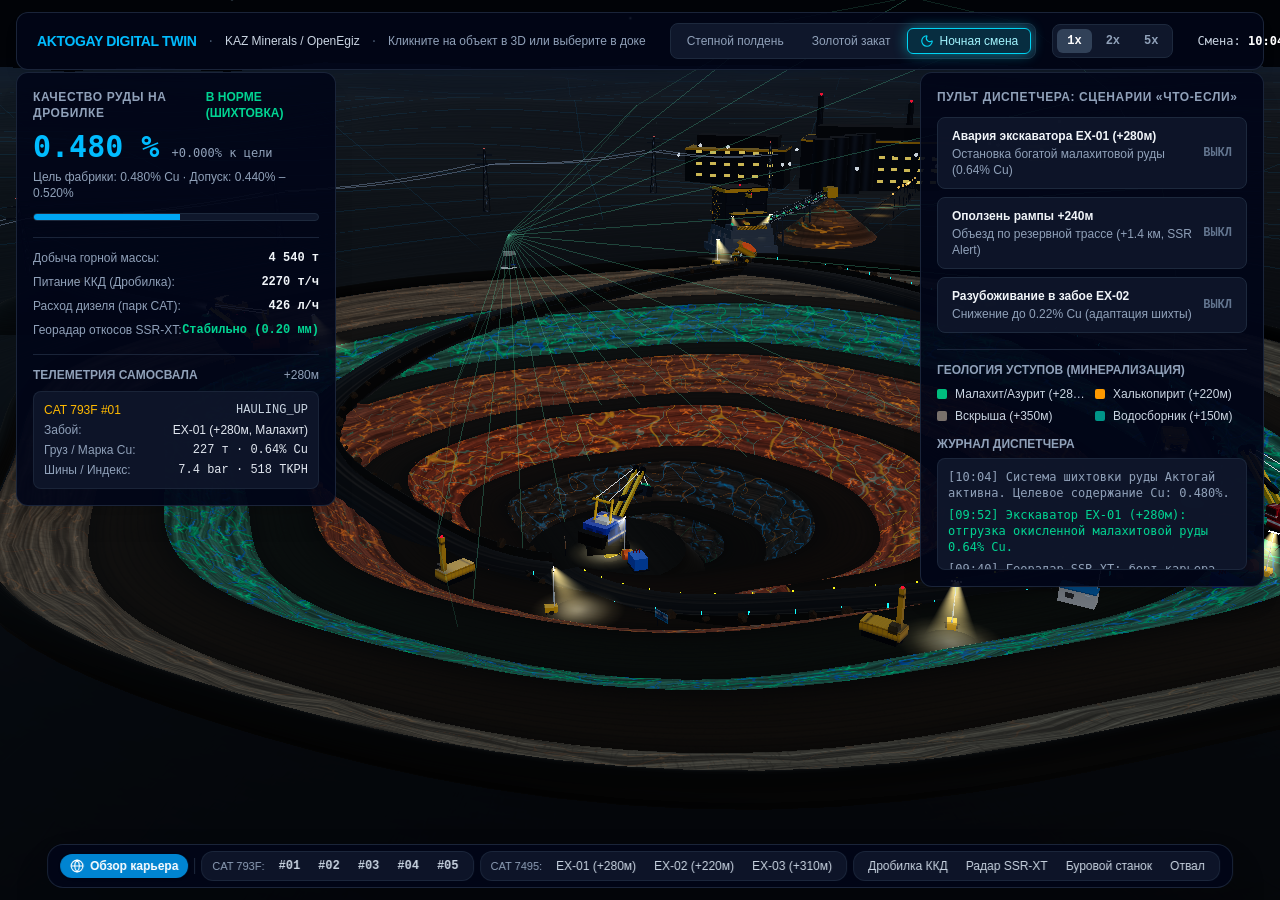
<file: team/web/index.html>
<!doctype html>
<html lang="en">
  <head>
    <meta charset="UTF-8" />
    <meta name="viewport" content="width=device-width, initial-scale=1.0" />
    <title>Aktogay Open-Pit Copper Mine — 3D Digital Twin</title>
    <meta name="description" content="Интерактивный 3D цифровой двойник медного карьера Актогай (KAZ Minerals / OpenEgiz) с процедурными PBR-шейдерами горных пород, симуляцией шихтовки руды, парком CAT 793F и экскаваторами CAT 7495." />
    <meta property="og:title" content="Aktogay Open-Pit Copper Mine — 3D Digital Twin" />
    <meta property="og:description" content="Интерактивный 3D цифровой двойник медного карьера Актогай (KAZ Minerals / OpenEgiz) с процедурными PBR-шейдерами горных пород, симуляцией шихтовки руды, парком CAT 793F и экскаваторами CAT 7495." />
    <meta property="og:type" content="website" />
    <meta name="twitter:card" content="summary_large_image" />
    <style>body{background-color:#0b0f17;margin:0;padding:0;font-family:-apple-system,BlinkMacSystemFont,Segoe UI,Roboto,Helvetica Neue,Arial,sans-serif;overflow:hidden}</style>
    <script type="module" crossorigin src="./assets/index-BjUMPvol.js"></script>
    <link rel="stylesheet" crossorigin href="./assets/index-CDQ5s8kR.css">
  </head>
  <body>
    <div id="root"></div>
  </body>
</html>
</file>
<file: team/web/assets/index-CDQ5s8kR.css>
/*! tailwindcss v4.3.3 | MIT License | https://tailwindcss.com */
@layer properties{@supports (((-webkit-hyphens:none)) and (not (margin-trim:inline))) or ((-moz-orient:inline) and (not (color:rgb(from red r g b)))){*,:before,:after,::backdrop{--tw-translate-x:0;--tw-translate-y:0;--tw-translate-z:0;--tw-rotate-x:initial;--tw-rotate-y:initial;--tw-rotate-z:initial;--tw-skew-x:initial;--tw-skew-y:initial;--tw-space-y-reverse:0;--tw-border-style:solid;--tw-font-weight:initial;--tw-tracking:initial;--tw-ordinal:initial;--tw-slashed-zero:initial;--tw-numeric-figure:initial;--tw-numeric-spacing:initial;--tw-numeric-fraction:initial;--tw-shadow:0 0 #0000;--tw-shadow-color:initial;--tw-shadow-alpha:100%;--tw-inset-shadow:0 0 #0000;--tw-inset-shadow-color:initial;--tw-inset-shadow-alpha:100%;--tw-ring-color:initial;--tw-ring-shadow:0 0 #0000;--tw-inset-ring-color:initial;--tw-inset-ring-shadow:0 0 #0000;--tw-ring-inset:initial;--tw-ring-offset-width:0px;--tw-ring-offset-color:#fff;--tw-ring-offset-shadow:0 0 #0000;--tw-blur:initial;--tw-brightness:initial;--tw-contrast:initial;--tw-grayscale:initial;--tw-hue-rotate:initial;--tw-invert:initial;--tw-opacity:initial;--tw-saturate:initial;--tw-sepia:initial;--tw-drop-shadow:initial;--tw-drop-shadow-color:initial;--tw-drop-shadow-alpha:100%;--tw-drop-shadow-size:initial;--tw-backdrop-blur:initial;--tw-backdrop-brightness:initial;--tw-backdrop-contrast:initial;--tw-backdrop-grayscale:initial;--tw-backdrop-hue-rotate:initial;--tw-backdrop-invert:initial;--tw-backdrop-opacity:initial;--tw-backdrop-saturate:initial;--tw-backdrop-sepia:initial;--tw-duration:initial}}}@layer theme{:root,:host{--font-sans:-apple-system, BlinkMacSystemFont, "Segoe UI", Roboto, "Helvetica Neue", "Noto Sans", Arial, sans-serif, "Apple Color Emoji", "Segoe UI Emoji", "Segoe UI Symbol", "Noto Color Emoji";--font-mono:ui-monospace, SFMono-Regular, Menlo, Monaco, Consolas, "Liberation Mono", "Courier New", monospace;--color-red-400:oklch(70.4% .191 22.216);--color-red-500:oklch(63.7% .237 25.331);--color-red-950:oklch(25.8% .092 26.042);--color-amber-400:oklch(82.8% .189 84.429);--color-amber-500:oklch(76.9% .188 70.08);--color-amber-600:oklch(66.6% .179 58.318);--color-amber-950:oklch(27.9% .077 45.635);--color-emerald-400:oklch(76.5% .177 163.223);--color-emerald-500:oklch(69.6% .17 162.48);--color-emerald-600:oklch(59.6% .145 163.225);--color-teal-600:oklch(60% .118 184.704);--color-cyan-200:oklch(91.7% .08 205.041);--color-cyan-400:oklch(78.9% .154 211.53);--color-cyan-950:oklch(30.2% .056 229.695);--color-sky-300:oklch(82.8% .111 230.318);--color-sky-400:oklch(74.6% .16 232.661);--color-sky-500:oklch(68.5% .169 237.323);--color-sky-600:oklch(58.8% .158 241.966);--color-purple-400:oklch(71.4% .203 305.504);--color-purple-500:oklch(62.7% .265 303.9);--color-purple-950:oklch(29.1% .149 302.717);--color-slate-100:oklch(96.8% .007 247.896);--color-slate-200:oklch(92.9% .013 255.508);--color-slate-300:oklch(86.9% .022 252.894);--color-slate-400:oklch(70.4% .04 256.788);--color-slate-500:oklch(55.4% .046 257.417);--color-slate-600:oklch(44.6% .043 257.281);--color-slate-700:oklch(37.2% .044 257.287);--color-slate-800:oklch(27.9% .041 260.031);--color-slate-900:oklch(20.8% .042 265.755);--color-slate-950:oklch(12.9% .042 264.695);--color-stone-500:oklch(55.3% .013 58.071);--color-white:#fff;--spacing:.25rem;--text-xs:.75rem;--text-xs--line-height:calc(1 / .75);--text-sm:.875rem;--text-sm--line-height:calc(1.25 / .875);--text-base:1rem;--text-base--line-height:calc(1.5 / 1);--text-3xl:1.875rem;--text-3xl--line-height:calc(2.25 / 1.875);--font-weight-medium:500;--font-weight-semibold:600;--font-weight-bold:700;--font-weight-extrabold:800;--tracking-tight:-.025em;--tracking-wide:.025em;--tracking-wider:.05em;--tracking-widest:.1em;--radius-xs:.125rem;--radius-md:.375rem;--radius-lg:.5rem;--radius-xl:.75rem;--radius-2xl:1rem;--animate-pulse:pulse 2s cubic-bezier(.4, 0, .6, 1) infinite;--blur-md:12px;--default-transition-duration:.15s;--default-transition-timing-function:cubic-bezier(.4, 0, .2, 1);--default-font-family:var(--font-sans);--default-mono-font-family:var(--font-mono)}}@layer base{*,:after,:before,::backdrop{box-sizing:border-box;border:0 solid;margin:0;padding:0}::file-selector-button{box-sizing:border-box;border:0 solid;margin:0;padding:0}html,:host{-webkit-text-size-adjust:100%;tab-size:4;line-height:1.5;font-family:var(--default-font-family,-apple-system, BlinkMacSystemFont, "Segoe UI", Roboto, "Helvetica Neue", "Noto Sans", Arial, sans-serif, "Apple Color Emoji", "Segoe UI Emoji", "Segoe UI Symbol", "Noto Color Emoji");font-feature-settings:var(--default-font-feature-settings,normal);font-variation-settings:var(--default-font-variation-settings,normal);-webkit-tap-highlight-color:transparent}hr{height:0;color:inherit;border-top-width:1px}abbr:where([title]){-webkit-text-decoration:underline dotted;text-decoration:underline dotted}h1,h2,h3,h4,h5,h6{font-size:inherit;font-weight:inherit}a{color:inherit;-webkit-text-decoration:inherit;-webkit-text-decoration:inherit;-webkit-text-decoration:inherit;-webkit-text-decoration:inherit;text-decoration:inherit}b,strong{font-weight:bolder}code,kbd,samp,pre{font-family:var(--default-mono-font-family,ui-monospace, SFMono-Regular, Menlo, Monaco, Consolas, "Liberation Mono", "Courier New", monospace);font-feature-settings:var(--default-mono-font-feature-settings,normal);font-variation-settings:var(--default-mono-font-variation-settings,normal);font-size:1em}small{font-size:80%}sub,sup{vertical-align:baseline;font-size:75%;line-height:0;position:relative}sub{bottom:-.25em}sup{top:-.5em}table{text-indent:0;border-color:inherit;border-collapse:collapse}:-moz-focusring:where(:not(iframe)){outline:auto}progress{vertical-align:baseline}summary{display:list-item}ol,ul,menu{list-style:none}img,svg,video,canvas,audio,iframe,embed,object{vertical-align:middle;display:block}img,video{max-width:100%;height:auto}button,input,select,optgroup,textarea{font:inherit;font-feature-settings:inherit;font-variation-settings:inherit;letter-spacing:inherit;color:inherit;opacity:1;background-color:#0000;border-radius:0}::file-selector-button{font:inherit;font-feature-settings:inherit;font-variation-settings:inherit;letter-spacing:inherit;color:inherit;opacity:1;background-color:#0000;border-radius:0}:where(select:is([multiple],[size])) optgroup{font-weight:bolder}:where(select:is([multiple],[size])) optgroup option{padding-inline-start:20px}::file-selector-button{margin-inline-end:4px}::placeholder{opacity:1}@supports (not ((-webkit-appearance:-apple-pay-button))) or (contain-intrinsic-size:1px){::placeholder{color:currentColor}@supports (color:color-mix(in lab, red, red)){::placeholder{color:color-mix(in oklab, currentcolor 50%, transparent)}}}textarea{resize:vertical}::-webkit-search-decoration{-webkit-appearance:none}::-webkit-date-and-time-value{min-height:1lh;text-align:inherit}::-webkit-datetime-edit{display:inline-flex}::-webkit-datetime-edit-fields-wrapper{padding:0}::-webkit-datetime-edit{padding-block:0}::-webkit-datetime-edit-year-field{padding-block:0}::-webkit-datetime-edit-month-field{padding-block:0}::-webkit-datetime-edit-day-field{padding-block:0}::-webkit-datetime-edit-hour-field{padding-block:0}::-webkit-datetime-edit-minute-field{padding-block:0}::-webkit-datetime-edit-second-field{padding-block:0}::-webkit-datetime-edit-millisecond-field{padding-block:0}::-webkit-datetime-edit-meridiem-field{padding-block:0}::-webkit-calendar-picker-indicator{line-height:1}:-moz-ui-invalid{box-shadow:none}button,input:where([type=button],[type=reset],[type=submit]){appearance:button}::file-selector-button{appearance:button}::-webkit-inner-spin-button{height:auto}::-webkit-outer-spin-button{height:auto}[hidden]:where(:not([hidden=until-found])){display:none!important}}@layer components;@layer utilities{.pointer-events-auto{pointer-events:auto}.pointer-events-none{pointer-events:none}.collapse{visibility:collapse}.visible{visibility:visible}.absolute{position:absolute}.fixed{position:fixed}.relative{position:relative}.static{position:static}.inset-0{inset:0}.top-0{top:0}.top-3{top:calc(var(--spacing) * 3)}.top-16{top:calc(var(--spacing) * 16)}.top-18{top:calc(var(--spacing) * 18)}.right-4{right:calc(var(--spacing) * 4)}.bottom-3{bottom:calc(var(--spacing) * 3)}.left-0{left:0}.left-1\/2{left:50%}.left-4{left:calc(var(--spacing) * 4)}.z-10{z-index:10}.z-20{z-index:20}.z-30{z-index:30}.z-40{z-index:40}.container{width:100%}@media (width>=40rem){.container{max-width:40rem}}@media (width>=48rem){.container{max-width:48rem}}@media (width>=64rem){.container{max-width:64rem}}@media (width>=80rem){.container{max-width:80rem}}@media (width>=96rem){.container{max-width:96rem}}.mt-0\.5{margin-top:calc(var(--spacing) * .5)}.mb-1{margin-bottom:var(--spacing)}.mb-1\.5{margin-bottom:calc(var(--spacing) * 1.5)}.mb-2{margin-bottom:calc(var(--spacing) * 2)}.mb-2\.5{margin-bottom:calc(var(--spacing) * 2.5)}.mb-3{margin-bottom:calc(var(--spacing) * 3)}.mb-4{margin-bottom:calc(var(--spacing) * 4)}.block{display:block}.flex{display:flex}.grid{display:grid}.hidden{display:none}.h-2{height:calc(var(--spacing) * 2)}.h-2\.5{height:calc(var(--spacing) * 2.5)}.h-3\.5{height:calc(var(--spacing) * 3.5)}.h-4{height:calc(var(--spacing) * 4)}.h-full{height:100%}.h-screen{height:100vh}.max-h-28{max-height:calc(var(--spacing) * 28)}.w-2{width:calc(var(--spacing) * 2)}.w-2\.5{width:calc(var(--spacing) * 2.5)}.w-3\.5{width:calc(var(--spacing) * 3.5)}.w-4{width:calc(var(--spacing) * 4)}.w-80{width:calc(var(--spacing) * 80)}.w-86{width:calc(var(--spacing) * 86)}.w-\[min\(680px\,92vw\)\]{width:min(680px,92vw)}.w-full{width:100%}.w-px{width:1px}.max-w-\[98vw\]{max-width:98vw}.min-w-0{min-width:0}.shrink-0{flex-shrink:0}.-translate-x-1\/2{--tw-translate-x:calc(calc(1 / 2 * 100%) * -1);translate:var(--tw-translate-x) var(--tw-translate-y)}.transform{transform:var(--tw-rotate-x,) var(--tw-rotate-y,) var(--tw-rotate-z,) var(--tw-skew-x,) var(--tw-skew-y,)}.animate-pulse{animation:var(--animate-pulse)}.resize{resize:both}.grid-cols-2{grid-template-columns:repeat(2,minmax(0,1fr))}.flex-col{flex-direction:column}.flex-wrap{flex-wrap:wrap}.items-baseline{align-items:baseline}.items-center{align-items:center}.items-start{align-items:flex-start}.justify-between{justify-content:space-between}.justify-center{justify-content:center}.gap-0\.5{gap:calc(var(--spacing) * .5)}.gap-1{gap:var(--spacing)}.gap-1\.5{gap:calc(var(--spacing) * 1.5)}.gap-2{gap:calc(var(--spacing) * 2)}.gap-2\.5{gap:calc(var(--spacing) * 2.5)}.gap-3{gap:calc(var(--spacing) * 3)}.gap-4{gap:calc(var(--spacing) * 4)}.gap-6{gap:calc(var(--spacing) * 6)}:where(.space-y-1>:not(:last-child)){--tw-space-y-reverse:0;margin-block-start:calc(var(--spacing) * var(--tw-space-y-reverse));margin-block-end:calc(var(--spacing) * calc(1 - var(--tw-space-y-reverse)))}:where(.space-y-1\.5>:not(:last-child)){--tw-space-y-reverse:0;margin-block-start:calc(calc(var(--spacing) * 1.5) * var(--tw-space-y-reverse));margin-block-end:calc(calc(var(--spacing) * 1.5) * calc(1 - var(--tw-space-y-reverse)))}:where(.space-y-2>:not(:last-child)){--tw-space-y-reverse:0;margin-block-start:calc(calc(var(--spacing) * 2) * var(--tw-space-y-reverse));margin-block-end:calc(calc(var(--spacing) * 2) * calc(1 - var(--tw-space-y-reverse)))}.truncate{text-overflow:ellipsis;white-space:nowrap;overflow:hidden}.overflow-hidden{overflow:hidden}.overflow-y-auto{overflow-y:auto}.rounded-2xl{border-radius:var(--radius-2xl)}.rounded-full{border-radius:2147483647px}.rounded-lg{border-radius:var(--radius-lg)}.rounded-md{border-radius:var(--radius-md)}.rounded-xl{border-radius:var(--radius-xl)}.rounded-xs{border-radius:var(--radius-xs)}.border{border-style:var(--tw-border-style);border-width:1px}.border-t{border-top-style:var(--tw-border-style);border-top-width:1px}.border-amber-500\/80{border-color:#f99c00cc}@supports (color:color-mix(in lab, red, red)){.border-amber-500\/80{border-color:color-mix(in oklab, var(--color-amber-500) 80%, transparent)}}.border-amber-500\/90{border-color:#f99c00e6}@supports (color:color-mix(in lab, red, red)){.border-amber-500\/90{border-color:color-mix(in oklab, var(--color-amber-500) 90%, transparent)}}.border-cyan-400{border-color:var(--color-cyan-400)}.border-purple-500\/80{border-color:#ac4bffcc}@supports (color:color-mix(in lab, red, red)){.border-purple-500\/80{border-color:color-mix(in oklab, var(--color-purple-500) 80%, transparent)}}.border-purple-500\/90{border-color:#ac4bffe6}@supports (color:color-mix(in lab, red, red)){.border-purple-500\/90{border-color:color-mix(in oklab, var(--color-purple-500) 90%, transparent)}}.border-red-500\/80{border-color:#fb2c36cc}@supports (color:color-mix(in lab, red, red)){.border-red-500\/80{border-color:color-mix(in oklab, var(--color-red-500) 80%, transparent)}}.border-red-500\/90{border-color:#fb2c36e6}@supports (color:color-mix(in lab, red, red)){.border-red-500\/90{border-color:color-mix(in oklab, var(--color-red-500) 90%, transparent)}}.border-sky-500\/40{border-color:#00a5ef66}@supports (color:color-mix(in lab, red, red)){.border-sky-500\/40{border-color:color-mix(in oklab, var(--color-sky-500) 40%, transparent)}}.border-sky-500\/50{border-color:#00a5ef80}@supports (color:color-mix(in lab, red, red)){.border-sky-500\/50{border-color:color-mix(in oklab, var(--color-sky-500) 50%, transparent)}}.border-slate-700{border-color:var(--color-slate-700)}.border-slate-800{border-color:var(--color-slate-800)}.border-slate-800\/80{border-color:#1d293dcc}@supports (color:color-mix(in lab, red, red)){.border-slate-800\/80{border-color:color-mix(in oklab, var(--color-slate-800) 80%, transparent)}}.border-slate-800\/90{border-color:#1d293de6}@supports (color:color-mix(in lab, red, red)){.border-slate-800\/90{border-color:color-mix(in oklab, var(--color-slate-800) 90%, transparent)}}.border-transparent{border-color:#0000}.bg-amber-400{background-color:var(--color-amber-400)}.bg-amber-500{background-color:var(--color-amber-500)}.bg-amber-600{background-color:var(--color-amber-600)}.bg-amber-950\/90{background-color:#461901e6}@supports (color:color-mix(in lab, red, red)){.bg-amber-950\/90{background-color:color-mix(in oklab, var(--color-amber-950) 90%, transparent)}}.bg-cyan-950\/80{background-color:#053345cc}@supports (color:color-mix(in lab, red, red)){.bg-cyan-950\/80{background-color:color-mix(in oklab, var(--color-cyan-950) 80%, transparent)}}.bg-emerald-400{background-color:var(--color-emerald-400)}.bg-emerald-500{background-color:var(--color-emerald-500)}.bg-emerald-600{background-color:var(--color-emerald-600)}.bg-purple-950\/90{background-color:#3c0366e6}@supports (color:color-mix(in lab, red, red)){.bg-purple-950\/90{background-color:color-mix(in oklab, var(--color-purple-950) 90%, transparent)}}.bg-red-400{background-color:var(--color-red-400)}.bg-red-950\/90{background-color:#460809e6}@supports (color:color-mix(in lab, red, red)){.bg-red-950\/90{background-color:color-mix(in oklab, var(--color-red-950) 90%, transparent)}}.bg-sky-500{background-color:var(--color-sky-500)}.bg-sky-600{background-color:var(--color-sky-600)}.bg-slate-700{background-color:var(--color-slate-700)}.bg-slate-800{background-color:var(--color-slate-800)}.bg-slate-900{background-color:var(--color-slate-900)}.bg-slate-900\/90{background-color:#0f172be6}@supports (color:color-mix(in lab, red, red)){.bg-slate-900\/90{background-color:color-mix(in oklab, var(--color-slate-900) 90%, transparent)}}.bg-slate-900\/95{background-color:#0f172bf2}@supports (color:color-mix(in lab, red, red)){.bg-slate-900\/95{background-color:color-mix(in oklab, var(--color-slate-900) 95%, transparent)}}.bg-slate-950{background-color:var(--color-slate-950)}.bg-slate-950\/88{background-color:#020618e0}@supports (color:color-mix(in lab, red, red)){.bg-slate-950\/88{background-color:color-mix(in oklab, var(--color-slate-950) 88%, transparent)}}.bg-slate-950\/90{background-color:#020618e6}@supports (color:color-mix(in lab, red, red)){.bg-slate-950\/90{background-color:color-mix(in oklab, var(--color-slate-950) 90%, transparent)}}.bg-slate-950\/92{background-color:#020618eb}@supports (color:color-mix(in lab, red, red)){.bg-slate-950\/92{background-color:color-mix(in oklab, var(--color-slate-950) 92%, transparent)}}.bg-slate-950\/94{background-color:#020618f0}@supports (color:color-mix(in lab, red, red)){.bg-slate-950\/94{background-color:color-mix(in oklab, var(--color-slate-950) 94%, transparent)}}.bg-slate-950\/95{background-color:#020618f2}@supports (color:color-mix(in lab, red, red)){.bg-slate-950\/95{background-color:color-mix(in oklab, var(--color-slate-950) 95%, transparent)}}.bg-stone-500{background-color:var(--color-stone-500)}.bg-teal-600{background-color:var(--color-teal-600)}.p-1{padding:var(--spacing)}.p-2\.5{padding:calc(var(--spacing) * 2.5)}.p-4{padding:calc(var(--spacing) * 4)}.px-1{padding-inline:var(--spacing)}.px-1\.5{padding-inline:calc(var(--spacing) * 1.5)}.px-2{padding-inline:calc(var(--spacing) * 2)}.px-2\.5{padding-inline:calc(var(--spacing) * 2.5)}.px-3{padding-inline:calc(var(--spacing) * 3)}.px-3\.5{padding-inline:calc(var(--spacing) * 3.5)}.px-5{padding-inline:calc(var(--spacing) * 5)}.px-6{padding-inline:calc(var(--spacing) * 6)}.py-0\.5{padding-block:calc(var(--spacing) * .5)}.py-1{padding-block:var(--spacing)}.py-1\.5{padding-block:calc(var(--spacing) * 1.5)}.py-2\.5{padding-block:calc(var(--spacing) * 2.5)}.py-3\.5{padding-block:calc(var(--spacing) * 3.5)}.pt-2\.5{padding-top:calc(var(--spacing) * 2.5)}.pt-3{padding-top:calc(var(--spacing) * 3)}.text-center{text-align:center}.text-left{text-align:left}.text-right{text-align:right}.font-mono{font-family:var(--font-mono)}.text-3xl{font-size:var(--text-3xl);line-height:var(--tw-leading,var(--text-3xl--line-height))}.text-sm{font-size:var(--text-sm);line-height:var(--tw-leading,var(--text-sm--line-height))}.text-xs{font-size:var(--text-xs);line-height:var(--tw-leading,var(--text-xs--line-height))}.text-\[11px\]{font-size:11px}.font-bold{--tw-font-weight:var(--font-weight-bold);font-weight:var(--font-weight-bold)}.font-extrabold{--tw-font-weight:var(--font-weight-extrabold);font-weight:var(--font-weight-extrabold)}.font-medium{--tw-font-weight:var(--font-weight-medium);font-weight:var(--font-weight-medium)}.font-semibold{--tw-font-weight:var(--font-weight-semibold);font-weight:var(--font-weight-semibold)}.tracking-tight{--tw-tracking:var(--tracking-tight);letter-spacing:var(--tracking-tight)}.tracking-wide{--tw-tracking:var(--tracking-wide);letter-spacing:var(--tracking-wide)}.tracking-wider{--tw-tracking:var(--tracking-wider);letter-spacing:var(--tracking-wider)}.tracking-widest{--tw-tracking:var(--tracking-widest);letter-spacing:var(--tracking-widest)}.whitespace-nowrap{white-space:nowrap}.text-amber-400{color:var(--color-amber-400)}.text-cyan-200{color:var(--color-cyan-200)}.text-cyan-400{color:var(--color-cyan-400)}.text-emerald-400{color:var(--color-emerald-400)}.text-purple-400{color:var(--color-purple-400)}.text-red-400{color:var(--color-red-400)}.text-sky-400{color:var(--color-sky-400)}.text-slate-100{color:var(--color-slate-100)}.text-slate-200{color:var(--color-slate-200)}.text-slate-300{color:var(--color-slate-300)}.text-slate-400{color:var(--color-slate-400)}.text-slate-500{color:var(--color-slate-500)}.text-slate-600{color:var(--color-slate-600)}.text-slate-950{color:var(--color-slate-950)}.text-white{color:var(--color-white)}.tabular-nums{--tw-numeric-spacing:tabular-nums;font-variant-numeric:var(--tw-ordinal,) var(--tw-slashed-zero,) var(--tw-numeric-figure,) var(--tw-numeric-spacing,) var(--tw-numeric-fraction,)}.shadow-2xl{--tw-shadow:0 25px 50px -12px var(--tw-shadow-color,#00000040);box-shadow:var(--tw-inset-shadow), var(--tw-inset-ring-shadow), var(--tw-ring-offset-shadow), var(--tw-ring-shadow), var(--tw-shadow)}.shadow-\[0_0_8px_\#34d399\]{--tw-shadow:0 0 8px var(--tw-shadow-color,#34d399);box-shadow:var(--tw-inset-shadow), var(--tw-inset-ring-shadow), var(--tw-ring-offset-shadow), var(--tw-ring-shadow), var(--tw-shadow)}.shadow-\[0_0_8px_\#f87171\]{--tw-shadow:0 0 8px var(--tw-shadow-color,#f87171);box-shadow:var(--tw-inset-shadow), var(--tw-inset-ring-shadow), var(--tw-ring-offset-shadow), var(--tw-ring-shadow), var(--tw-shadow)}.shadow-\[0_0_8px_\#fbbf24\]{--tw-shadow:0 0 8px var(--tw-shadow-color,#fbbf24);box-shadow:var(--tw-inset-shadow), var(--tw-inset-ring-shadow), var(--tw-ring-offset-shadow), var(--tw-ring-shadow), var(--tw-shadow)}.shadow-\[0_0_14px_rgba\(0\,240\,255\,0\.45\)\]{--tw-shadow:0 0 14px var(--tw-shadow-color,#00f0ff73);box-shadow:var(--tw-inset-shadow), var(--tw-inset-ring-shadow), var(--tw-ring-offset-shadow), var(--tw-ring-shadow), var(--tw-shadow)}.shadow-\[inset_0_0_120px_rgba\(239\,68\,68\,0\.35\)\]{--tw-shadow:inset 0 0 120px var(--tw-shadow-color,#ef444459);box-shadow:var(--tw-inset-shadow), var(--tw-inset-ring-shadow), var(--tw-ring-offset-shadow), var(--tw-ring-shadow), var(--tw-shadow)}.shadow-lg{--tw-shadow:0 10px 15px -3px var(--tw-shadow-color,#0000001a), 0 4px 6px -4px var(--tw-shadow-color,#0000001a);box-shadow:var(--tw-inset-shadow), var(--tw-inset-ring-shadow), var(--tw-ring-offset-shadow), var(--tw-ring-shadow), var(--tw-shadow)}.shadow-sm{--tw-shadow:0 1px 3px 0 var(--tw-shadow-color,#0000001a), 0 1px 2px -1px var(--tw-shadow-color,#0000001a);box-shadow:var(--tw-inset-shadow), var(--tw-inset-ring-shadow), var(--tw-ring-offset-shadow), var(--tw-ring-shadow), var(--tw-shadow)}.shadow-xl{--tw-shadow:0 20px 25px -5px var(--tw-shadow-color,#0000001a), 0 8px 10px -6px var(--tw-shadow-color,#0000001a);box-shadow:var(--tw-inset-shadow), var(--tw-inset-ring-shadow), var(--tw-ring-offset-shadow), var(--tw-ring-shadow), var(--tw-shadow)}.ring{--tw-ring-shadow:var(--tw-ring-inset,) 0 0 0 calc(1px + var(--tw-ring-offset-width)) var(--tw-ring-color,currentcolor);box-shadow:var(--tw-inset-shadow), var(--tw-inset-ring-shadow), var(--tw-ring-offset-shadow), var(--tw-ring-shadow), var(--tw-shadow)}.shadow-amber-500\/20{--tw-shadow-color:#f99c0033}@supports (color:color-mix(in lab, red, red)){.shadow-amber-500\/20{--tw-shadow-color:color-mix(in oklab, color-mix(in oklab, var(--color-amber-500) 20%, transparent) var(--tw-shadow-alpha), transparent)}}.shadow-purple-500\/25{--tw-shadow-color:#ac4bff40}@supports (color:color-mix(in lab, red, red)){.shadow-purple-500\/25{--tw-shadow-color:color-mix(in oklab, color-mix(in oklab, var(--color-purple-500) 25%, transparent) var(--tw-shadow-alpha), transparent)}}.shadow-red-500\/25{--tw-shadow-color:#fb2c3640}@supports (color:color-mix(in lab, red, red)){.shadow-red-500\/25{--tw-shadow-color:color-mix(in oklab, color-mix(in oklab, var(--color-red-500) 25%, transparent) var(--tw-shadow-alpha), transparent)}}.blur{--tw-blur:blur(8px);filter:var(--tw-blur,) var(--tw-brightness,) var(--tw-contrast,) var(--tw-grayscale,) var(--tw-hue-rotate,) var(--tw-invert,) var(--tw-saturate,) var(--tw-sepia,) var(--tw-drop-shadow,)}.filter{filter:var(--tw-blur,) var(--tw-brightness,) var(--tw-contrast,) var(--tw-grayscale,) var(--tw-hue-rotate,) var(--tw-invert,) var(--tw-saturate,) var(--tw-sepia,) var(--tw-drop-shadow,)}.backdrop-blur-md{--tw-backdrop-blur:blur(var(--blur-md));-webkit-backdrop-filter:var(--tw-backdrop-blur,) var(--tw-backdrop-brightness,) var(--tw-backdrop-contrast,) var(--tw-backdrop-grayscale,) var(--tw-backdrop-hue-rotate,) var(--tw-backdrop-invert,) var(--tw-backdrop-opacity,) var(--tw-backdrop-saturate,) var(--tw-backdrop-sepia,);backdrop-filter:var(--tw-backdrop-blur,) var(--tw-backdrop-brightness,) var(--tw-backdrop-contrast,) var(--tw-backdrop-grayscale,) var(--tw-backdrop-hue-rotate,) var(--tw-backdrop-invert,) var(--tw-backdrop-opacity,) var(--tw-backdrop-saturate,) var(--tw-backdrop-sepia,)}.transition{transition-property:color,background-color,border-color,outline-color,text-decoration-color,fill,stroke,--tw-gradient-from,--tw-gradient-via,--tw-gradient-to,opacity,box-shadow,transform,translate,scale,rotate,filter,-webkit-backdrop-filter,backdrop-filter,display,content-visibility,overlay,pointer-events;transition-timing-function:var(--tw-ease,var(--default-transition-timing-function));transition-duration:var(--tw-duration,var(--default-transition-duration))}.transition-all{transition-property:all;transition-timing-function:var(--tw-ease,var(--default-transition-timing-function));transition-duration:var(--tw-duration,var(--default-transition-duration))}.transition-colors{transition-property:color,background-color,border-color,outline-color,text-decoration-color,fill,stroke,--tw-gradient-from,--tw-gradient-via,--tw-gradient-to;transition-timing-function:var(--tw-ease,var(--default-transition-timing-function));transition-duration:var(--tw-duration,var(--default-transition-duration))}.duration-300{--tw-duration:.3s;transition-duration:.3s}.will-change-transform{will-change:transform}.select-none{-webkit-user-select:none;user-select:none}@media (hover:hover){.hover\:border-slate-700:hover{border-color:var(--color-slate-700)}.hover\:bg-slate-700:hover{background-color:var(--color-slate-700)}.hover\:bg-slate-800:hover{background-color:var(--color-slate-800)}.hover\:bg-slate-800\/80:hover{background-color:#1d293dcc}@supports (color:color-mix(in lab, red, red)){.hover\:bg-slate-800\/80:hover{background-color:color-mix(in oklab, var(--color-slate-800) 80%, transparent)}}.hover\:text-sky-300:hover{color:var(--color-sky-300)}.hover\:text-slate-200:hover{color:var(--color-slate-200)}.hover\:text-white:hover{color:var(--color-white)}}@media (width>=40rem){.sm\:block{display:block}.sm\:flex{display:flex}.sm\:text-base{font-size:var(--text-base);line-height:var(--tw-leading,var(--text-base--line-height))}}@media (width>=48rem){.md\:inline{display:inline}}@media (width>=64rem){.lg\:flex{display:flex}.lg\:inline{display:inline}}@media (width>=80rem){.xl\:flex-nowrap{flex-wrap:nowrap}}}@keyframes hudCalloutEnter{0%{opacity:0;transform:scale(.88)translateY(10px)}to{opacity:1;transform:scale(1)translateY(0)}}.animate-hud-callout{animation:.22s cubic-bezier(.16,1,.3,1) forwards hudCalloutEnter}@property --tw-translate-x{syntax:"*";inherits:false;initial-value:0}@property --tw-translate-y{syntax:"*";inherits:false;initial-value:0}@property --tw-translate-z{syntax:"*";inherits:false;initial-value:0}@property --tw-rotate-x{syntax:"*";inherits:false}@property --tw-rotate-y{syntax:"*";inherits:false}@property --tw-rotate-z{syntax:"*";inherits:false}@property --tw-skew-x{syntax:"*";inherits:false}@property --tw-skew-y{syntax:"*";inherits:false}@property --tw-space-y-reverse{syntax:"*";inherits:false;initial-value:0}@property --tw-border-style{syntax:"*";inherits:false;initial-value:solid}@property --tw-font-weight{syntax:"*";inherits:false}@property --tw-tracking{syntax:"*";inherits:false}@property --tw-ordinal{syntax:"*";inherits:false}@property --tw-slashed-zero{syntax:"*";inherits:false}@property --tw-numeric-figure{syntax:"*";inherits:false}@property --tw-numeric-spacing{syntax:"*";inherits:false}@property --tw-numeric-fraction{syntax:"*";inherits:false}@property --tw-shadow{syntax:"*";inherits:false;initial-value:0 0 #0000}@property --tw-shadow-color{syntax:"*";inherits:false}@property --tw-shadow-alpha{syntax:"<percentage>";inherits:false;initial-value:100%}@property --tw-inset-shadow{syntax:"*";inherits:false;initial-value:0 0 #0000}@property --tw-inset-shadow-color{syntax:"*";inherits:false}@property --tw-inset-shadow-alpha{syntax:"<percentage>";inherits:false;initial-value:100%}@property --tw-ring-color{syntax:"*";inherits:false}@property --tw-ring-shadow{syntax:"*";inherits:false;initial-value:0 0 #0000}@property --tw-inset-ring-color{syntax:"*";inherits:false}@property --tw-inset-ring-shadow{syntax:"*";inherits:false;initial-value:0 0 #0000}@property --tw-ring-inset{syntax:"*";inherits:false}@property --tw-ring-offset-width{syntax:"<length>";inherits:false;initial-value:0}@property --tw-ring-offset-color{syntax:"*";inherits:false;initial-value:#fff}@property --tw-ring-offset-shadow{syntax:"*";inherits:false;initial-value:0 0 #0000}@property --tw-blur{syntax:"*";inherits:false}@property --tw-brightness{syntax:"*";inherits:false}@property --tw-contrast{syntax:"*";inherits:false}@property --tw-grayscale{syntax:"*";inherits:false}@property --tw-hue-rotate{syntax:"*";inherits:false}@property --tw-invert{syntax:"*";inherits:false}@property --tw-opacity{syntax:"*";inherits:false}@property --tw-saturate{syntax:"*";inherits:false}@property --tw-sepia{syntax:"*";inherits:false}@property --tw-drop-shadow{syntax:"*";inherits:false}@property --tw-drop-shadow-color{syntax:"*";inherits:false}@property --tw-drop-shadow-alpha{syntax:"<percentage>";inherits:false;initial-value:100%}@property --tw-drop-shadow-size{syntax:"*";inherits:false}@property --tw-backdrop-blur{syntax:"*";inherits:false}@property --tw-backdrop-brightness{syntax:"*";inherits:false}@property --tw-backdrop-contrast{syntax:"*";inherits:false}@property --tw-backdrop-grayscale{syntax:"*";inherits:false}@property --tw-backdrop-hue-rotate{syntax:"*";inherits:false}@property --tw-backdrop-invert{syntax:"*";inherits:false}@property --tw-backdrop-opacity{syntax:"*";inherits:false}@property --tw-backdrop-saturate{syntax:"*";inherits:false}@property --tw-backdrop-sepia{syntax:"*";inherits:false}@property --tw-duration{syntax:"*";inherits:false}@keyframes pulse{50%{opacity:.5}}
</file>
